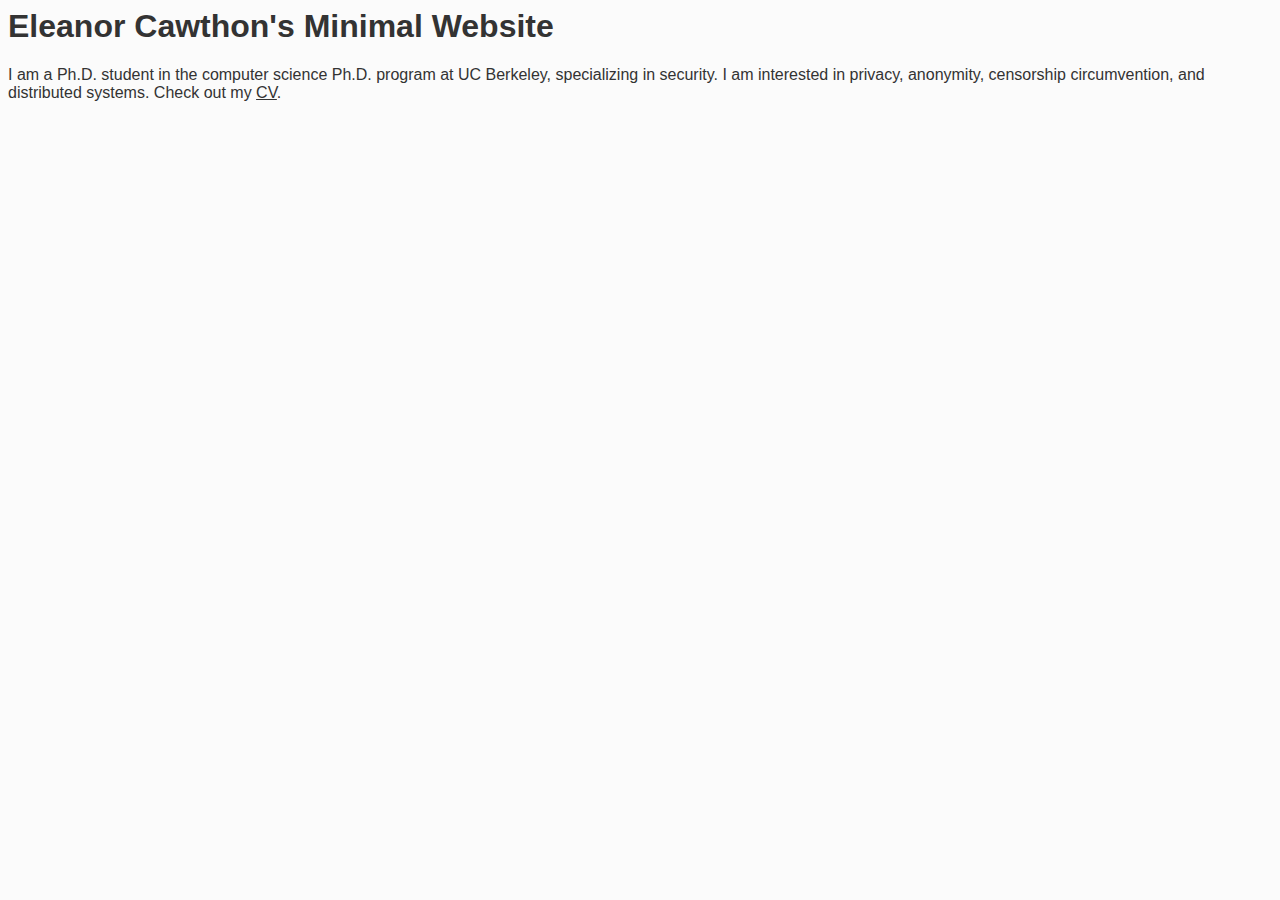
<file: index.html>
<!DOCTYPE html PUBLIC "-//W3C//DTD XHTML 1.0 Transitional//EN" "http://www.w3.org/TR/xhtml1/DTD/xhtml1-transitional.dtd">
<html xmlns="http://www.w3.org/1999/xhtml">
<head>
  <meta http-equiv="Content-Type" content="text/html; charset=utf-8" />
  <meta http-equiv="Content-Style-Type" content="text/css" />
  <title>Eleanor Cawthon</title>
  <style type="text/css">code{white-space: pre;}</style>
  <link rel="stylesheet" href="resume.css" type="text/css" />
</head>
<body>
<h1>Eleanor Cawthon's Minimal Website</h1>
<p>I am a Ph.D. student in the computer science Ph.D. program at UC
Berkeley, specializing in security. I am interested in privacy, anonymity,
censorship circumvention, and distributed systems.

Check out my <a href=resume.html>CV</a>.
</body>
</html>
</file>
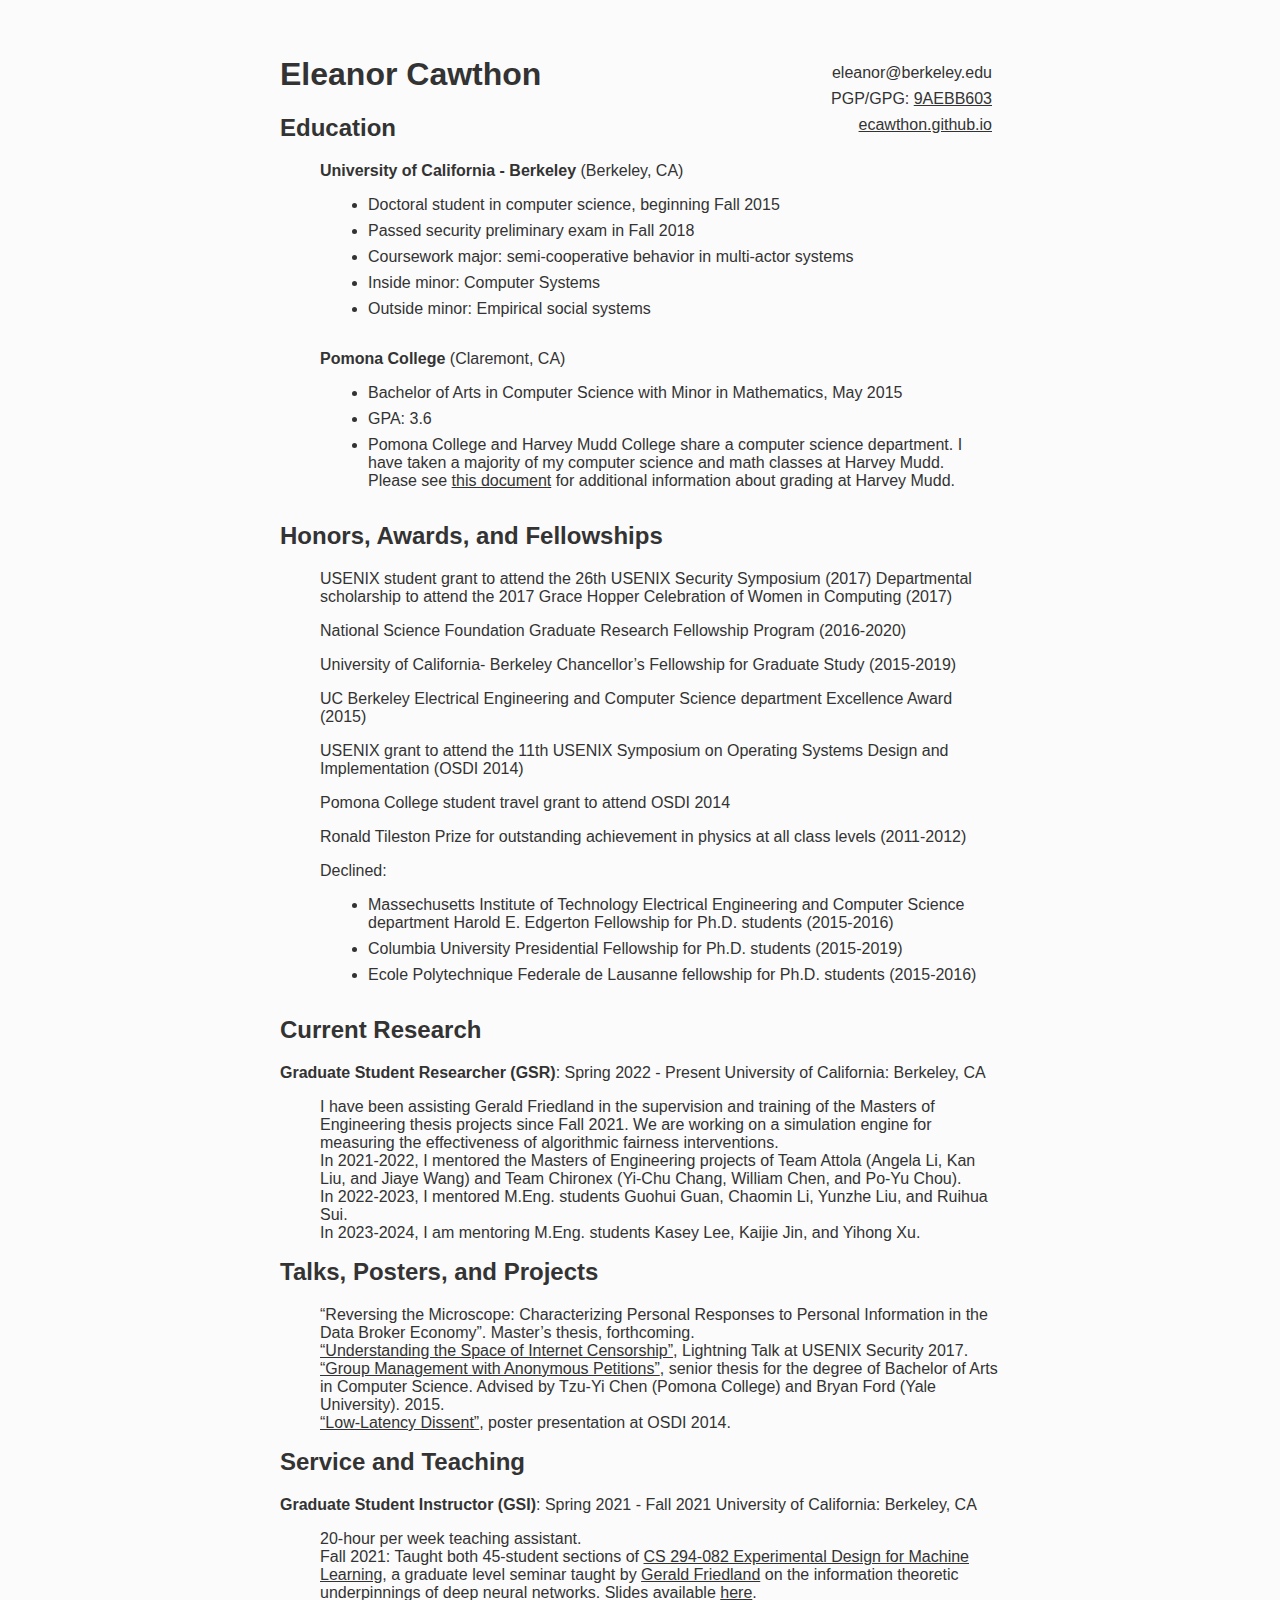
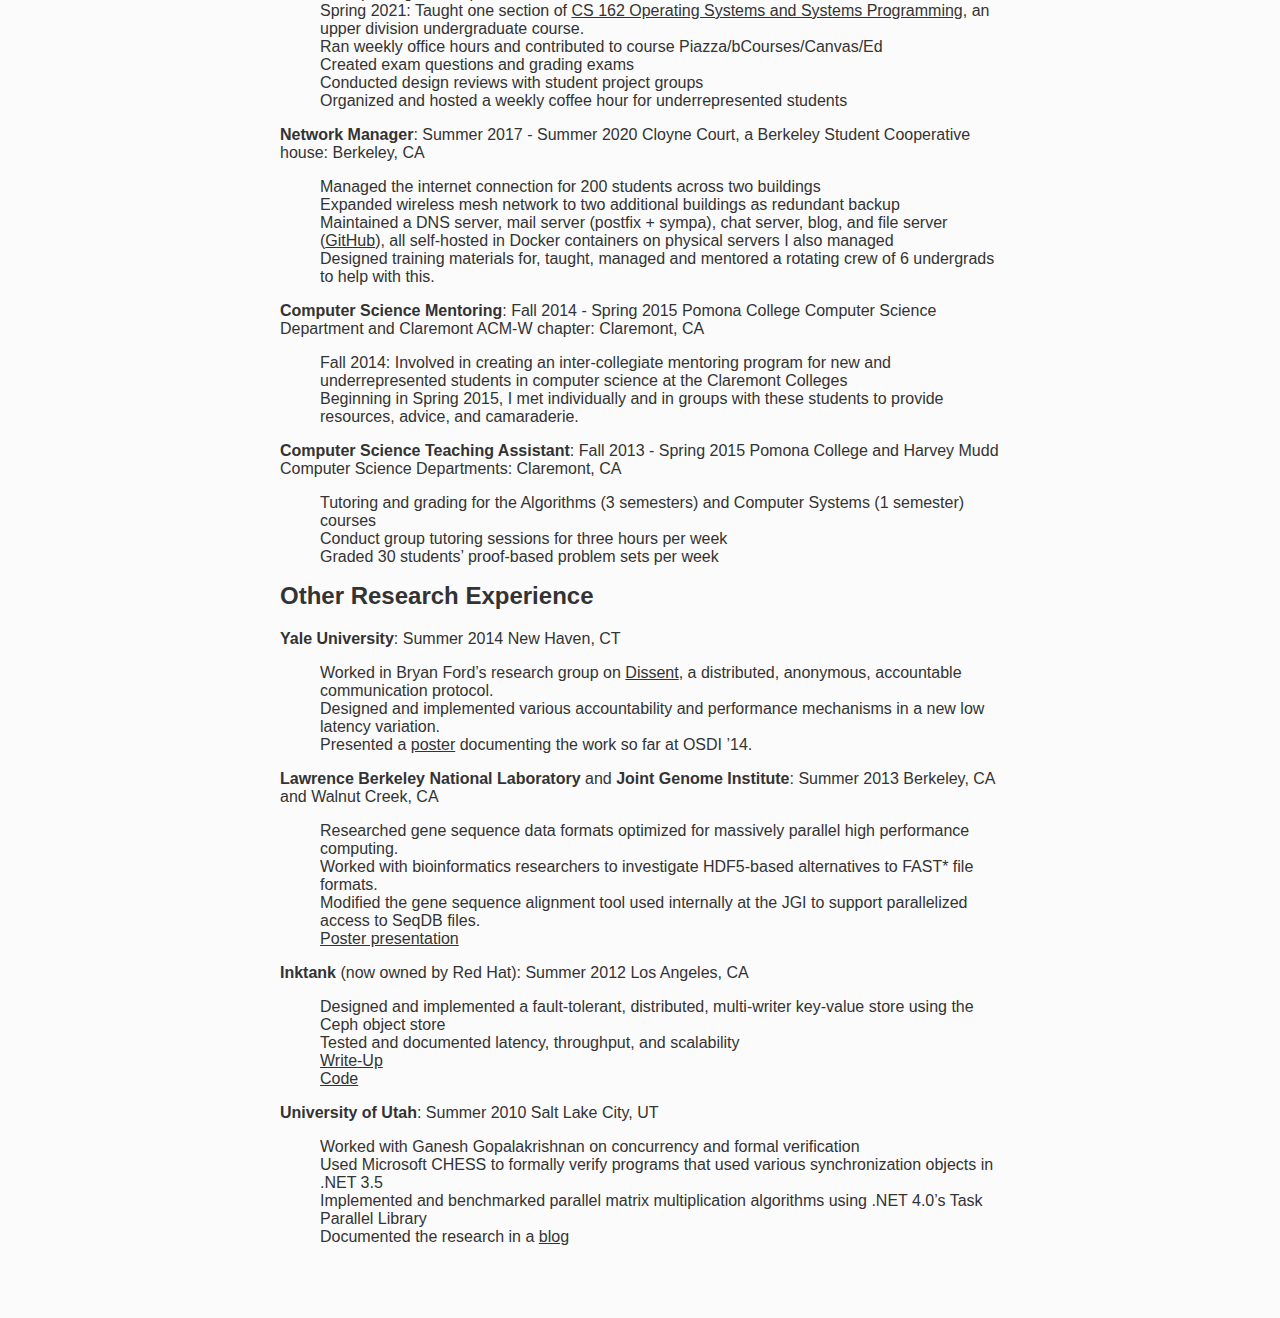
<file: resume.html>
<!DOCTYPE html>
<html xmlns="http://www.w3.org/1999/xhtml" lang="" xml:lang="">
<head>
  <meta charset="utf-8" />
  <meta name="generator" content="pandoc" />
  <meta name="viewport" content="width=device-width, initial-scale=1.0, user-scalable=yes" />
  <title>Eleanor Cawthon's CV</title>
  <style>
      code{white-space: pre-wrap;}
      span.smallcaps{font-variant: small-caps;}
      span.underline{text-decoration: underline;}
      div.column{display: inline-block; vertical-align: top; width: 50%;}
  </style>
  <link rel="stylesheet" href="resume.css" />
  <!--[if lt IE 9]>
    <script src="//cdnjs.cloudflare.com/ajax/libs/html5shiv/3.7.3/html5shiv-printshiv.min.js"></script>
  <![endif]-->
</head>
<body>
<div id='container'>
<div id="contact">
<p>
</p>
<p>
eleanor@berkeley.edu
</p>
<p>
PGP/GPG: <a href="ecawthon.github.io/9AEBB603.asc">9AEBB603</a>
</p>
<p>
<a href="https://ecawthon.github.io">ecawthon.github.io</a>
</p>
</div>
<div>
<h1 id="eleanor-cawthon">Eleanor Cawthon</h1>
<h2 id="education">Education</h2>
<ul>
<li><p><strong>University of California - Berkeley</strong> (Berkeley, CA)</p>
<ul>
<li>Doctoral student in computer science, beginning Fall 2015</li>
<li>Passed security preliminary exam in Fall 2018</li>
<li>Coursework major: semi-cooperative behavior in multi-actor systems</li>
<li>Inside minor: Computer Systems</li>
<li>Outside minor: Empirical social systems</li>
</ul></li>
<li><p><strong>Pomona College</strong> (Claremont, CA)</p>
<ul>
<li>Bachelor of Arts in Computer Science with Minor in Mathematics, May 2015</li>
<li>GPA: 3.6</li>
<li>Pomona College and Harvey Mudd College share a computer science department. I have taken a majority of my computer science and math classes at Harvey Mudd. Please see <a href="https://www.hmc.edu/registrar/wp-content/uploads/sites/12/2014/03/Judging-Performance-Letter-with-First-Semester-Grading-Regulation.pdf">this document</a> for additional information about grading at Harvey Mudd.</li>
</ul></li>
</ul>
<h2 id="honors-awards-and-fellowships">Honors, Awards, and Fellowships</h2>
<ul>
<li><p>USENIX student grant to attend the 26th USENIX Security Symposium (2017) Departmental scholarship to attend the 2017 Grace Hopper Celebration of Women in Computing (2017)</p></li>
<li><p>National Science Foundation Graduate Research Fellowship Program (2016-2020)</p></li>
<li><p>University of California- Berkeley Chancellor’s Fellowship for Graduate Study (2015-2019)</p></li>
<li><p>UC Berkeley Electrical Engineering and Computer Science department Excellence Award (2015)</p></li>
<li><p>USENIX grant to attend the 11th USENIX Symposium on Operating Systems Design and Implementation (OSDI 2014)</p></li>
<li><p>Pomona College student travel grant to attend OSDI 2014</p></li>
<li><p>Ronald Tileston Prize for outstanding achievement in physics at all class levels (2011-2012)</p></li>
<li><p>Declined:</p>
<ul>
<li>Massechusetts Institute of Technology Electrical Engineering and Computer Science department Harold E. Edgerton Fellowship for Ph.D. students (2015-2016)</li>
<li>Columbia University Presidential Fellowship for Ph.D. students (2015-2019)</li>
<li>Ecole Polytechnique Federale de Lausanne fellowship for Ph.D. students (2015-2016)</li>
</ul></li>
</ul>
<h2 id="current-research">Current Research</h2>
<p><strong>Graduate Student Researcher (GSR)</strong>: Spring 2022 - Present University of California: Berkeley, CA</p>
<ul>
<li>I have been assisting Gerald Friedland in the supervision and training of the Masters of Engineering thesis projects since Fall 2021. We are working on a simulation engine for measuring the effectiveness of algorithmic fairness interventions.
<li>In 2021-2022, I mentored the Masters of Engineering projects of Team Attola (Angela Li, Kan Liu, and Jiaye Wang) and Team Chironex (Yi-Chu Chang, William Chen, and Po-Yu Chou).</li>
<li>In 2022-2023, I mentored M.Eng. students Guohui Guan, Chaomin Li, Yunzhe Liu, and Ruihua Sui.</li>
<li>In 2023-2024, I am mentoring M.Eng. students Kasey Lee, Kaijie Jin, and Yihong Xu.</li>
</ul>
<h2 id="talks-posters-and-projects">Talks, Posters, and Projects</h2>
<ul>
<li>“Reversing the Microscope: Characterizing Personal Responses to Personal Information in the Data Broker Economy”. Master’s thesis, forthcoming.</li>
<li><a href="https://drive.google.com/file/d/0B5D5n23F-VhHclNLM2dYbGVwWWM/view?usp=sharing">“Understanding the Space of Internet Censorship”</a>, Lightning Talk at USENIX Security 2017.</li>
<li><a href="https://github.com/ecawthon/thesis/raw/master/main.pdf">“Group Management with Anonymous Petitions”</a>, senior thesis for the degree of Bachelor of Arts in Computer Science. Advised by Tzu-Yi Chen (Pomona College) and Bryan Ford (Yale University). 2015.</li>
<li><a href="http://ecawthon.github.io/osdi14-poster.pdf">“Low-Latency Dissent”</a>, poster presentation at OSDI 2014.</li>
</ul>
<h2 id="service-and-teaching">Service and Teaching</h2>
<p><strong>Graduate Student Instructor (GSI)</strong>: Spring 2021 - Fall 2021 University of California: Berkeley, CA</p>
<ul>
<li>20-hour per week teaching assistant. </li>
<li>Fall 2021: Taught both 45-student sections of <a href="https://www1.icsi.berkeley.edu/~fractor/fall2021/">CS 294-082 Experimental Design for Machine Learning</a>, a graduate level seminar taught by <a href="https://www1.icsi.berkeley.edu/~fractor/homepage/index.html">Gerald Friedland</a> on the information theoretic underpinnings of deep neural networks. Slides available <a href="https://drive.google.com/drive/u/1/folders/1lVOTVELxhYH_l-0SpaLtqaM3ALwPM5Vw">here</a>.</li>
<li>Spring 2021: Taught one section of <a href="https://inst.eecs.berkeley.edu/~cs162/sp21/">CS 162 Operating Systems and Systems Programming</a>, an upper division undergraduate course.</li>
<li>Ran weekly office hours and contributed to course Piazza/bCourses/Canvas/Ed</li>
<li>Created exam questions and grading exams</li>
<li>Conducted design reviews with student project groups</li>
<li>Organized and hosted a weekly coffee hour for underrepresented students</li>
</ul>
<p><strong>Network Manager</strong>: Summer 2017 - Summer 2020 Cloyne Court, a Berkeley Student Cooperative house: Berkeley, CA</p>
<ul>
<li>Managed the internet connection for 200 students across two buildings</li>
<li>Expanded wireless mesh network to two additional buildings as redundant backup</li>
<li>Maintained a DNS server, mail server (postfix + sympa), chat server, blog, and file server (<a href="http://github.com/cloyne">GitHub</a>), all self-hosted in Docker containers on physical servers I also managed</li>
<li>Designed training materials for, taught, managed and mentored a rotating crew of 6 undergrads to help with this.</li>
</ul>
<p><strong>Computer Science Mentoring</strong>: Fall 2014 - Spring 2015 Pomona College Computer Science Department and Claremont ACM-W chapter: Claremont, CA</p>
<ul>
<li>Fall 2014: Involved in creating an inter-collegiate mentoring program for new and underrepresented students in computer science at the Claremont Colleges</li>
<li>Beginning in Spring 2015, I met individually and in groups with these students to provide resources, advice, and camaraderie.</li>
</ul>
<p><strong>Computer Science Teaching Assistant</strong>: Fall 2013 - Spring 2015 Pomona College and Harvey Mudd Computer Science Departments: Claremont, CA</p>
<ul>
<li>Tutoring and grading for the Algorithms (3 semesters) and Computer Systems (1 semester) courses</li>
<li>Conduct group tutoring sessions for three hours per week</li>
<li>Graded 30 students’ proof-based problem sets per week</li>
</ul>
<h2 id="other-research-experience">Other Research Experience</h2>
<p><strong>Yale University</strong>: Summer 2014 New Haven, CT</p>
<ul>
<li>Worked in Bryan Ford’s research group on <a href="http://dedis.cs.yale.edu/dissent">Dissent</a>, a distributed, anonymous, accountable communication protocol.</li>
<li>Designed and implemented various accountability and performance mechanisms in a new low latency variation.</li>
<li>Presented a <a href="http://ecawthon.github.io/osdi14-poster.pdf">poster</a> documenting the work so far at OSDI ’14.</li>
</ul>
<p><strong>Lawrence Berkeley National Laboratory</strong> and <strong>Joint Genome Institute</strong>: Summer 2013 Berkeley, CA and Walnut Creek, CA</p>
<ul>
<li>Researched gene sequence data formats optimized for massively parallel high performance computing.</li>
<li>Worked with bioinformatics researchers to investigate HDF5-based alternatives to FAST* file formats.</li>
<li>Modified the gene sequence alignment tool used internally at the JGI to support parallelized access to SeqDB files.</li>
<li><a href="http://www.youtube.com/watch?v=rxRAxp__bbk">Poster presentation</a></li>
</ul>
<p><strong>Inktank</strong> (now owned by Red Hat): Summer 2012 Los Angeles, CA</p>
<ul>
<li>Designed and implemented a fault-tolerant, distributed, multi-writer key-value store using the Ceph object store</li>
<li>Tested and documented latency, throughput, and scalability</li>
<li><a href="http://www.ceph.com/papers/CawthonKeyValueStore.pdf">Write-Up</a></li>
<li><a href="http://www.github.com/ceph/ceph/tree/master/src/key_value_store">Code</a></li>
</ul>
<p><strong>University of Utah</strong>: Summer 2010 Salt Lake City, UT</p>
<ul>
<li>Worked with Ganesh Gopalakrishnan on concurrency and formal verification</li>
<li>Used Microsoft CHESS to formally verify programs that used various synchronization objects in .NET 3.5</li>
<li>Implemented and benchmarked parallel matrix multiplication algorithms using .NET 4.0’s Task Parallel Library</li>
<li>Documented the research in a <a href="http://eparallel.blogspot.com">blog</a></li>
</ul>
</div>
</body>
</html>
</file>
<file: resume.css>
body {
    background: #FBFBFB;
    color: #333;
    font-family: Verdana, sans-serif;
}

#container {
    margin: auto;
    width: 7.5in;
    padding: .5in;
}

#contact {
    float: right;
    text-align: right;
}

#contact p {
    margin: .5em;
}

img {
    padding: 4px;
    border: 1px solid #ccc;
    background: #fff;
}

a {
    text-decoration: underline;
    color: #333;
}

a:hover {
    text-decoration: underline;
}

h1 {
    margin-top: 0;
}

h2 {
    margin-top: 0;
}

ul {
    list-style-type: none;
}

ul li ul {
    list-style-type: disc;
    margin-bottom: 2em;
}

li {
    margin-top: 0em;
}

ul li ul li {
    margin: .5em;
}
</file>
